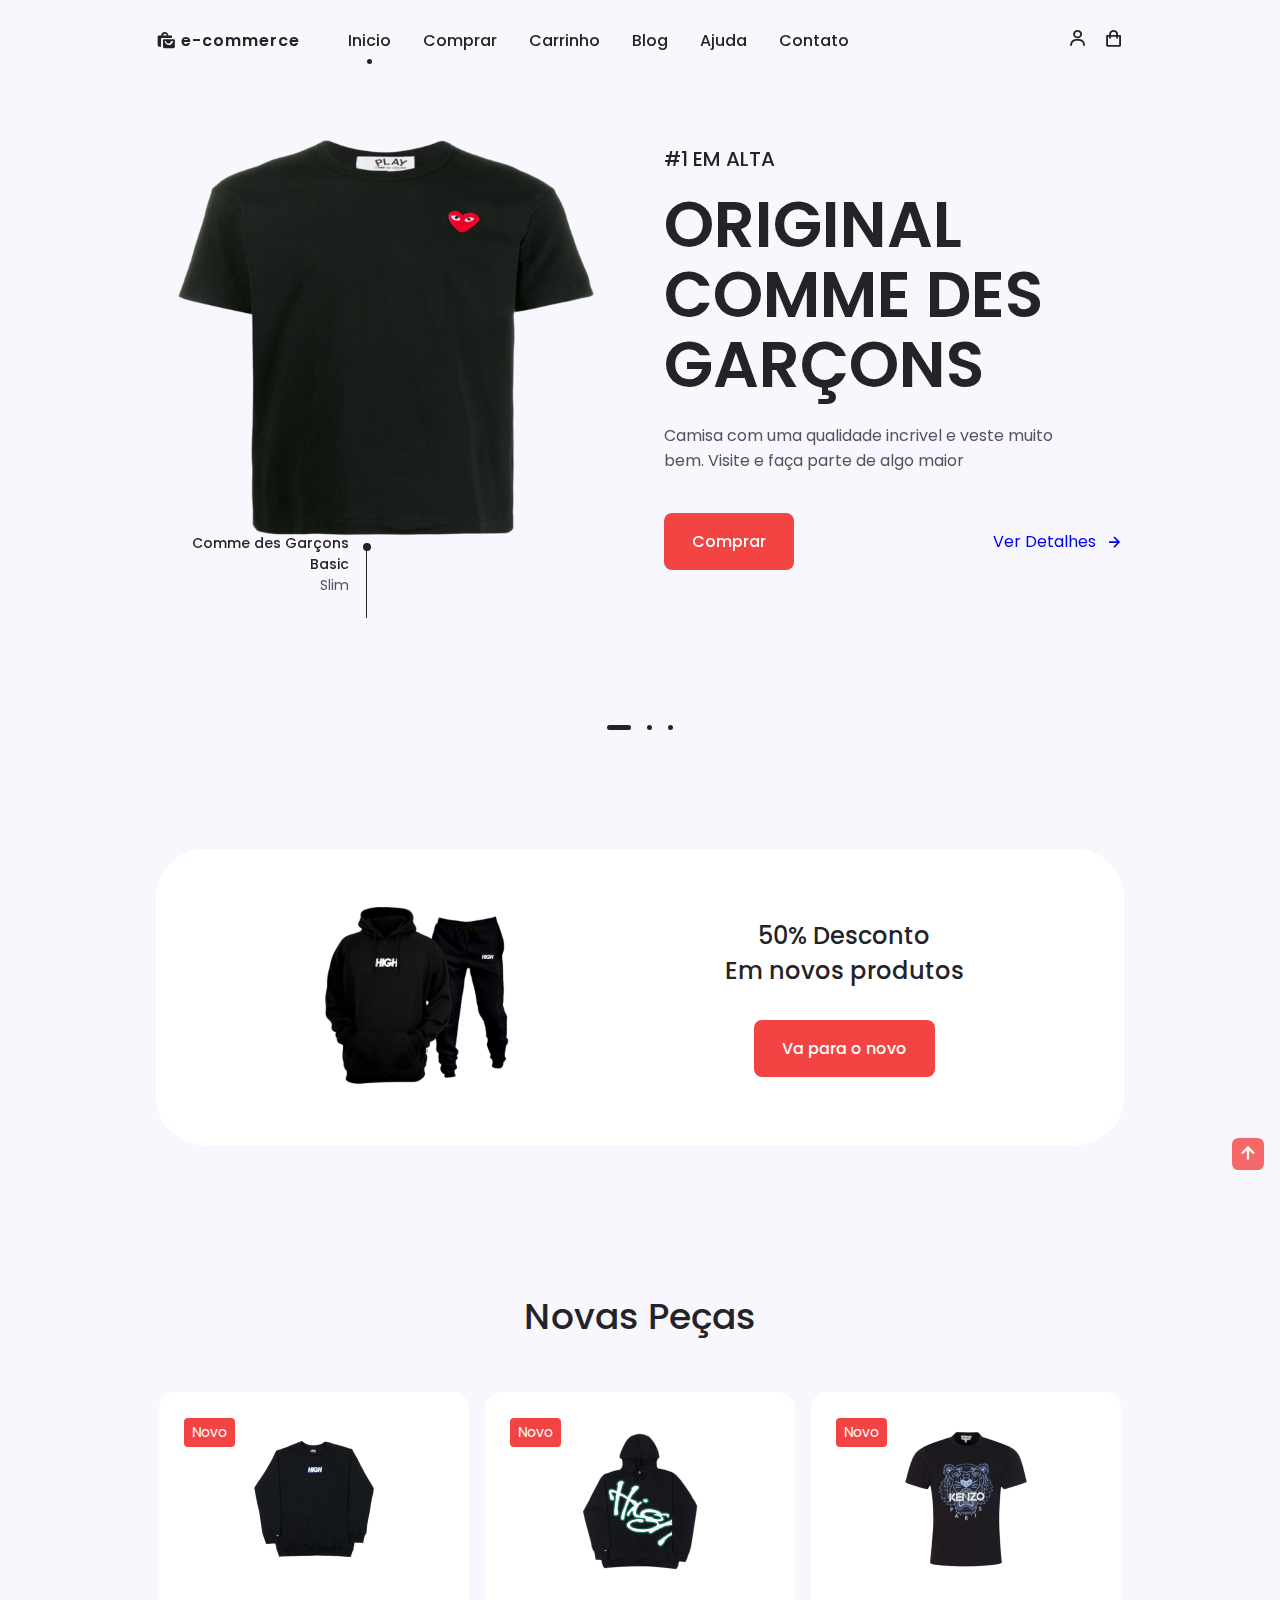
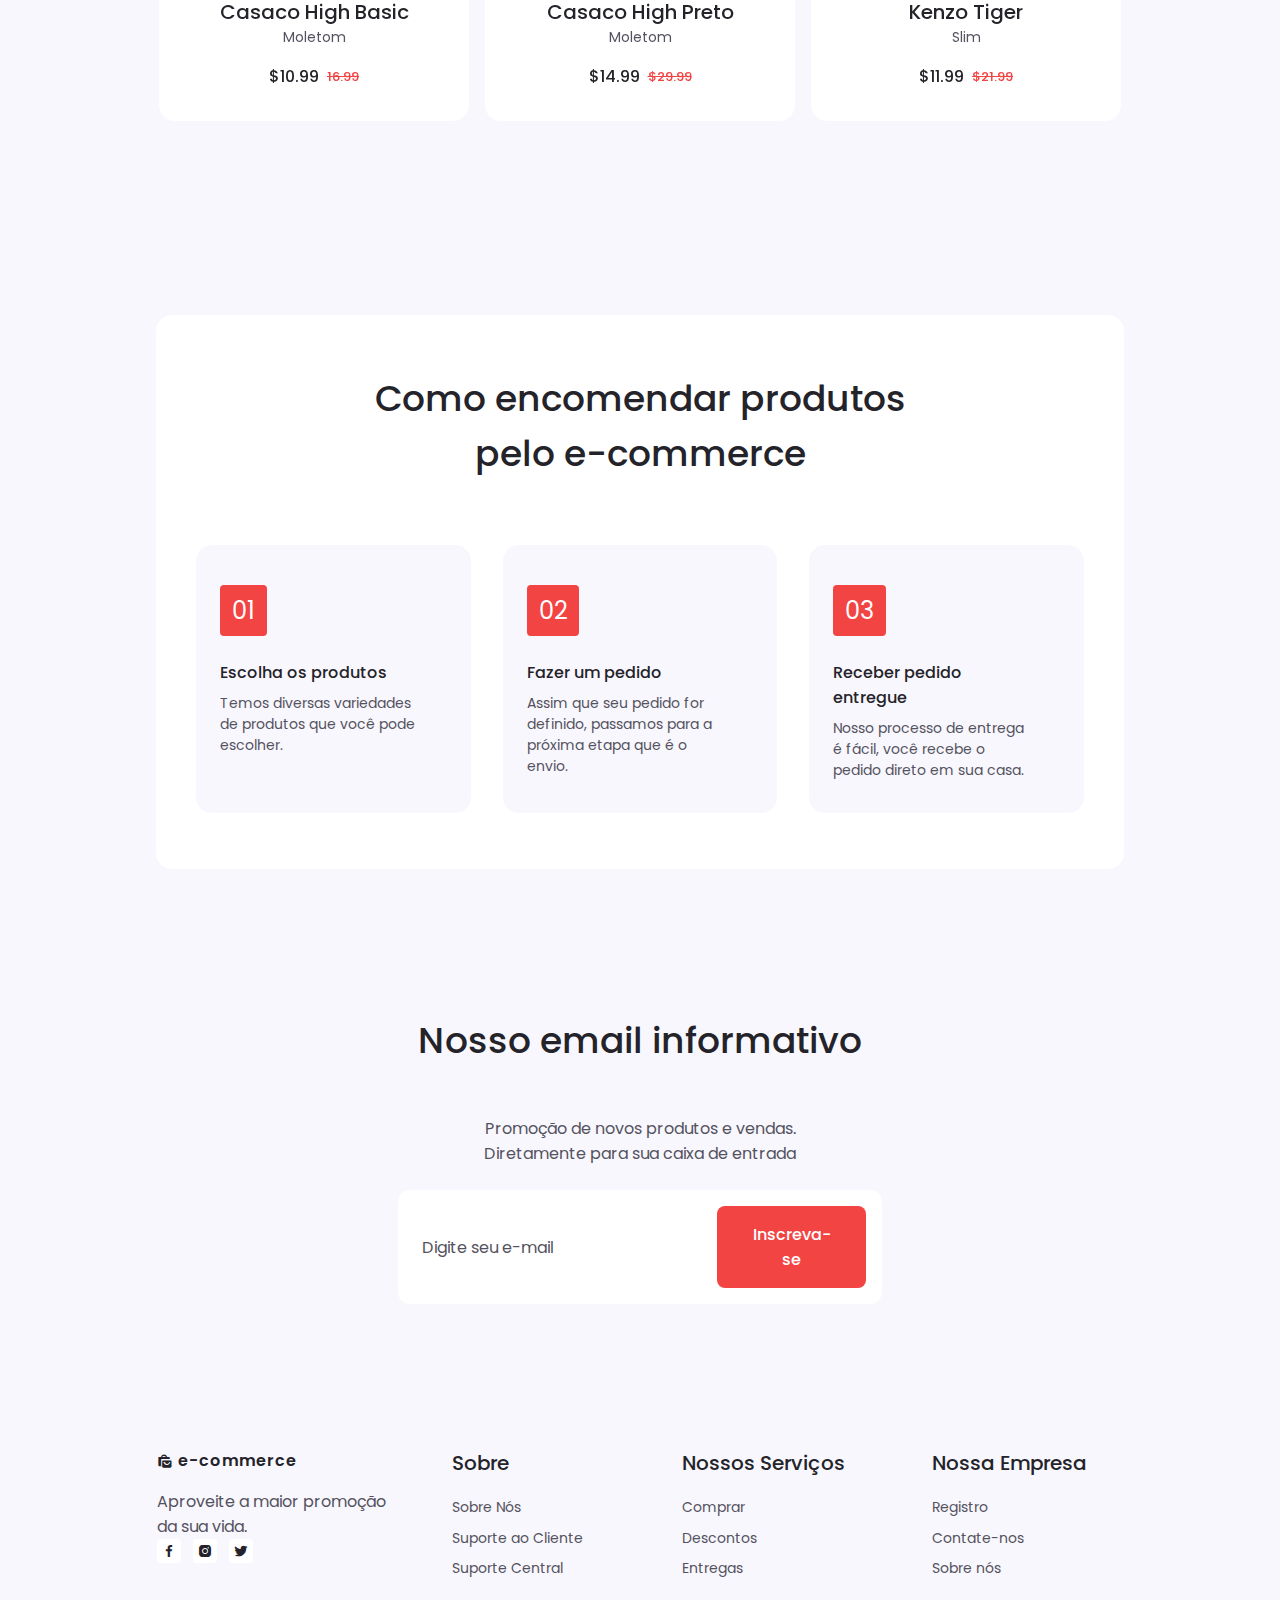
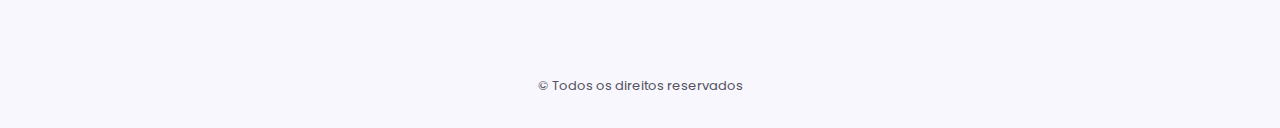
<file: index.html>
<!DOCTYPE html>
<html lang="en">

<head>
    <meta charset="UTF-8">
    <meta http-equiv="X-UA-Compatible" content="IE=edge">
    <meta name="viewport" content="width=device-width, initial-scale=1.0">

    <!--=============== BOXICONS ===============-->
    <link rel="stylesheet" href="https://cdn.jsdelivr.net/npm/boxicons@latest/css/boxicons.min.css">

    <!--=============== SWIPER CSS ===============-->
    <link rel="stylesheet" href="assets/css/swiper-bundle.min.css">

    <!--=============== CSS ===============-->
    <link rel="stylesheet" href="assets/css/style.css">
    <link rel="stylesheet" href="assets/css/colors/color-1.css">

    <title>E-commerce</title>
</head>

<body>
    <header class="header" id="header">
        <nav class="nav container">
            <a href="index.html" class="nav__logo">
                <i class="bx bxs-shopping-bags nav__logo-icon"></i> E-commerce
            </a>

            <div class="nav__mune" id="nav-menu">
                <ul class="nav__list">
                    <li class="nav__item">
                        <a href="index.html" class="nav__link active-link">Inicio</a>
                    </li>

                    <li class="nav__item">
                        <a href="shop.html" class="nav__link">Comprar</a>
                    </li>

                    <li class="nav__item">
                        <a href="cart.html" class="nav__link">Carrinho</a>
                    </li>

                    <li class="nav__item">
                        <a href="blog.html" class="nav__link">Blog</a>
                    </li>

                    <li class="nav__item">
                        <a href="faq.html" class="nav__link">Ajuda</a>
                    </li>

                    <li class="nav__item">
                        <a href="contact.html" class="nav__link">Contato</a>
                    </li>
                </ul>

                <div class="nav__close" id="nav-close">
                    <i class="bx bx-x"></i>
                </div>
            </div>

            <div class="nav__btns">
                <div class="login__toggle" id="login-button">
                    <i class="bx bx-user"></i>
                </div>

                <div class="nav__shop" id="cart-shop">
                    <i class="bx bx-shopping-bag"></i>
                </div>

                <div class="nav__toggle" id="nav-toggle">
                    <i class="bx bx-grid-alt"></i>
                </div>
            </div>
        </nav>
    </header>

    <!--=============== CART ===============-->
    <div class="cart" id="cart">
        <i class="bx bx-x cart__close" id="cart-close"></i>

        <h2 class="cart__tittle-center">Meu Carrinho</h2>

        <div class="cart__container">
            <article class="cart__card">
                <div class="cart__box">
                    <img src="assets/img/cart-1.png" alt="" class="cart__img">
                </div>

                <div class="cart__details">
                    <h3 class="cart__title">Camisa High</h3>
                    <span class="cart__price">$12</span>

                    <div class="cart__amout">
                        <div class="cart__amount-content">
                            <span class="cart__amount-box">
                                <i class="bx bx-minus"></i>
                            </span>

                            <span class="cart__amount-number">1</span>

                            <span class="cart__amount-box">
                                <i class="bx bx-plus"></i>
                            </span>
                        </div>

                        <i class="bx bx-trash-alt cart__amount-trash"></i>
                    </div>
                </div>
            </article>

            <article class="cart__card">
                <div class="cart__box">
                    <img src="assets/img/cart-2.png" alt="" class="cart__img">
                </div>

                <div class="cart__details">
                    <h3 class="cart__title">Camisa CDG</h3>
                    <span class="cart__price">$16</span>

                    <div class="cart__amout">
                        <div class="cart__amount-content">
                            <span class="cart__amount-box">
                                <i class="bx bx-minus"></i>
                            </span>

                            <span class="cart__amount-number">1</span>

                            <span class="cart__amount-box">
                                <i class="bx bx-plus"></i>
                            </span>
                        </div>

                        <i class="bx bx-trash-alt cart__amount-trash"></i>
                    </div>
                </div>
            </article>

            <article class="cart__card">
                <div class="cart__box">
                    <img src="assets/img/cart-3.png" alt="" class="cart__img">
                </div>

                <div class="cart__details">
                    <h3 class="cart__title">High Natalina</h3>
                    <span class="cart__price">$10</span>

                    <div class="cart__amout">
                        <div class="cart__amount-content">
                            <span class="cart__amount-box">
                                <i class="bx bx-minus"></i>
                            </span>

                            <span class="cart__amount-number">1</span>

                            <span class="cart__amount-box">
                                <i class="bx bx-plus"></i>
                            </span>
                        </div>

                        <i class="bx bx-trash-alt cart__amount-trash"></i>
                    </div>
                </div>
            </article>
        </div>

        <div class="cart__prices">
            <span class="cart__prices-item">3 item</span>
            <span class="cart__prices-total">$38</span>
        </div>
    </div>

    <!--=============== LOGIN ===============-->
    <div class="login" id="login">
        <i class="bx bx-x login__close" id="login-close"></i>

        <h2 class="login__title-center">Login</h2>

        <form action="" class="login__form grid">
            <div class="login__content">
                <label for="" class="login__label">Email</label>
                <input type="email" class="login__input">
            </div>

            <div class="login__content">
                <label for="" class="login__label">Senha</label>
                <input type="password" class="login__input">
            </div>

            <div>
                <a href="#" class="button">Entrar</a>
            </div>

            <div>
                <p class="signup">Não é um membro? <a href="registration.html">Se cadastre agora</a></p>
            </div>
        </form>
    </div>

    <!--=============== MAIN ===============-->
    <main class="main">
        <!--=============== HOME ===============-->
        <section class="home container">
            <div class="swiper home-swiper">
                <div class="swiper-wrapper">
                    <!-- HOME SWIPER 1-->
                    <section class="swiper-slide">
                        <div class="home__content grid">
                            <div class="home__group">
                                <img src="assets/img/slide-2.png" alt="" class="home__img">
                                <div class="home__indicator"></div>

                                <div class="home__details-img">
                                    <h4 class="home__details-title">Comme des Garçons Basic</h4>
                                    <span class="home__details-subtitle">Slim</span>
                                </div>
                            </div>

                            <div class="home__data">
                                <h3 class="home__subtitle">#1 EM ALTA</h3>
                                <h1 class="home__title">ORIGINAL <br> COMME DES <br> GARÇONS </h1>
                                <p class="home__description">Camisa com uma qualidade incrivel e veste muito bem. Visite
                                    e faça parte de algo maior</p>

                                <div class="home__buttons">
                                    <a href="details.html" class="button">Comprar</a>
                                    <a href="details.html" class="buttons--link button--flex">Ver Detalhes <i
                                            class="bx bx-right-arrow-alt button__icon"></i></a>
                                </div>
                            </div>
                        </div>
                    </section>

                    <!-- HOME SWIPER 2-->
                    <section class="swiper-slide">
                        <div class="home__content grid">
                            <div class="home__group">
                                <img src="assets/img/slide-3.png" alt="" class="home__img">
                                <div class="home__indicator"></div>

                                <div class="home__details-img">
                                    <h4 class="home__details-title">High Natalina</h4>
                                    <span class="home__details-subtitle">Oversize</span>
                                </div>
                            </div>

                            <div class="home__data">
                                <h3 class="home__subtitle">#2 EM ALTA</h3>
                                <h1 class="home__title">ORIGINAL <br> COLEÇÃO NATALINA <br> HIGH </h1>
                                <p class="home__description">Camisa com uma qualidade incrivel e veste muito bem. Visite
                                    e faça parte de algo maior</p>

                                <div class="home__buttons">
                                    <a href="details.html" class="button">Comprar</a>
                                    <a href="details.html" class="buttons--link button--flex">Ver Detalhes <i
                                            class="bx bx-right-arrow-alt button__icon"></i></a>
                                </div>
                            </div>
                        </div>
                    </section>

                    <!-- HOME SWIPER 3-->
                    <section class="swiper-slide">
                        <div class="home__content grid">
                            <div class="home__group">
                                <img src="assets/img/slide-1.png" alt="" class="home__img">
                                <div class="home__indicator"></div>

                                <div class="home__details-img">
                                    <h4 class="home__details-title">Casaco High</h4>
                                    <span class="home__details-subtitle">Oversize</span>
                                </div>
                            </div>

                            <div class="home__data">
                                <h3 class="home__subtitle">#3 EM ALTA</h3>
                                <h1 class="home__title">OFERTA 20% <br> EM <br> TUDO </h1>
                                <p class="home__description">Casaco com uma qualidade incrivel e veste muito bem. Visite
                                    e faça parte de algo maior</p>

                                <div class="home__buttons">
                                    <a href="details.html" class="button">Comprar</a>
                                    <a href="details.html" class="buttons--link button--flex">Ver Detalhes <i
                                            class="bx bx-right-arrow-alt button__icon"></i></a>
                                </div>
                            </div>
                        </div>
                    </section>
                </div>

                <div class="swiper-pagination"></div>
            </div>
        </section>

        <!--=============== DISCOUNT ===============-->
        <section class="discount section">
            <div class="discount__container container grid">
                <img src="assets/img/discount.png" alt="" class="discount__img">

                <div class="discount__data">
                    <h2 class="discount__title">50% Desconto <br> Em novos produtos</h2>
                    <a href="#" class="button">Va para o novo</a>
                </div>
            </div>
        </section>

        <!--=============== NEW ARRIVALS ===============-->
        <section class="new section">
            <h2 class="section__title">Novas Peças</h2>

            <div class="new_container container">
                <div class="swiper new-swiper">
                    <div class="swiper-wrapper">
                        <!-- NEW CONTENT 1-->
                        <div class="new__content swiper-slide">
                            <div class="new__tag">Novo</div>
                            <img src="assets/img/new-1.png" alt="" class="new__img">
                            <h3 class="new__title">Casaco High Preto</h3>
                            <span class="new__subtitle">Moletom</span>

                            <div class="new__prices">
                                <span class="new__price">$14.99</span>
                                <span class="new__discount">$29.99</span>
                            </div>

                            <a href="details.html" class="button new__button">
                                <i class="bx bx-cart-alt new__icon"></i>
                            </a>
                        </div>
                        <!-- NEW CONTENT 2-->
                        <div class="new__content swiper-slide">
                            <div class="new__tag">Novo</div>
                            <img src="assets/img/new-2.png" alt="" class="new__img">
                            <h3 class="new__title">Kenzo Tiger</h3>
                            <span class="new__subtitle">Slim</span>

                            <div class="new__prices">
                                <span class="new__price">$11.99</span>
                                <span class="new__discount">$21.99</span>
                            </div>

                            <a href="details.html" class="button new__button">
                                <i class="bx bx-cart-alt new__icon"></i>
                            </a>
                        </div>
                        <!-- NEW CONTENT 3-->
                        <div class="new__content swiper-slide">
                            <div class="new__tag">Novo</div>
                            <img src="assets/img/new-3.png" alt="" class="new__img">
                            <h3 class="new__title">Anti Social Club</h3>
                            <span class="new__subtitle">Slim</span>

                            <div class="new__prices">
                                <span class="new__price">$13.99</span>
                                <span class="new__discount">27.99</span>
                            </div>

                            <a href="details.html" class="button new__button">
                                <i class="bx bx-cart-alt new__icon"></i>
                            </a>
                        </div>
                        <!-- NEW CONTENT 4-->
                        <div class="new__content swiper-slide">
                            <div class="new__tag">Novo</div>
                            <img src="assets/img/new-4.png" alt="" class="new__img">
                            <h3 class="new__title">High Basic</h3>
                            <span class="new__subtitle">Oversize</span>

                            <div class="new__prices">
                                <span class="new__price">$8.99</span>
                                <span class="new__discount">17.99</span>
                            </div>

                            <a href="details.html" class="button new__button">
                                <i class="bx bx-cart-alt new__icon"></i>
                            </a>
                        </div>
                        <!-- NEW CONTENT 5-->
                        <div class="new__content swiper-slide">
                            <div class="new__tag">Novo</div>
                            <img src="assets/img/new-5.png" alt="" class="new__img">
                            <h3 class="new__title">High Boyz</h3>
                            <span class="new__subtitle">Oversize</span>

                            <div class="new__prices">
                                <span class="new__price">$12.99</span>
                                <span class="new__discount">20.99</span>
                            </div>

                            <a href="details.html" class="button new__button">
                                <i class="bx bx-cart-alt new__icon"></i>
                            </a>
                        </div>
                        <!-- NEW CONTENT 6-->
                        <div class="new__content swiper-slide">
                            <div class="new__tag">Novo</div>
                            <img src="assets/img/new-6.png" alt="" class="new__img">
                            <h3 class="new__title">Casaco High Basic</h3>
                            <span class="new__subtitle">Moletom</span>

                            <div class="new__prices">
                                <span class="new__price">$10.99</span>
                                <span class="new__discount">16.99</span>
                            </div>

                            <a href="details.html" class="button new__button">
                                <i class="bx bx-cart-alt new__icon"></i>
                            </a>
                        </div>
                    </div>
                </div>
            </div>
        </section>

        <!--=============== STEPS ===============-->
        <section class="steps section container">
            <div class="steps__bg">
                <h2 class="section__title">Como encomendar produtos <br> pelo e-commerce</h2>

                <div class="steps__container grid">
                    <!-- STEP CARD 1-->
                    <div class="steps__card">
                        <div class="steps__card-number">01</div>
                        <h3 class="steps__card-title">Escolha os produtos</h3>
                        <p class="steps__card-description">
                            Temos diversas variedades de produtos que você pode escolher.
                        </p>
                    </div>
                    <!-- STEP CARD 2-->
                    <div class="steps__card">
                        <div class="steps__card-number">02</div>
                        <h3 class="steps__card-title">Fazer um pedido</h3>
                        <p class="steps__card-description">
                            Assim que seu pedido for definido, passamos para a próxima etapa que é o envio.
                        </p>
                    </div>
                    <!-- STEP CARD 3-->
                    <div class="steps__card">
                        <div class="steps__card-number">03</div>
                        <h3 class="steps__card-title">Receber pedido entregue</h3>
                        <p class="steps__card-description">
                            Nosso processo de entrega é fácil, você recebe o pedido direto em sua casa.
                        </p>
                    </div>
                </div>
            </div>
        </section>

        <!--=============== NEWSLETTER ===============-->
        <section class="newsletter section">
            <div class="newsletter__container container">
                <h2 class="section__title">Nosso email informativo</h2>
                <p class="newsletter__description">
                    Promoção de novos produtos e vendas. Diretamente para sua caixa de entrada
                </p>

                <form action="" class="newsletter__form">
                    <input type="text" placeholder="Digite seu e-mail" class="newsletter__input">
                    <button class="button">Inscreva-se</button>
                </form>
            </div>
        </section>
    </main>

    <!--=============== FOOTER ===============-->
    <footer class="footer section">
        <div class="footer__container container grid">
            <!-- FOOTER CONTENT 1-->
            <div class="footer__content">
                <a href="#" class="footer__logo">
                    <i class="bx bxs-shopping-bags footer__logo-icon"></i> e-commerce
                </a>

                <p class="footer__description">Aproveite a maior promoção <br> da sua vida.</p>

                <div class="footer__social">
                    <a href="#" class="footer__social-link"><i class="bx bxl-facebook"></i></a>
                    <a href="#" class="footer__social-link"><i class="bx bxl-instagram-alt"></i></a>
                    <a href="#" class="footer__social-link"><i class="bx bxl-twitter"></i></a>
                </div>
            </div>
            <!-- FOOTER CONTENT 2-->
            <div class="footer__content">
                <h3 class="footer__title">Sobre</h3>

                <ul class="footer__links">
                    <li><a href="#" class="footer__link">Sobre Nós</a></li>
                    <li><a href="#" class="footer__link">Suporte ao Cliente</a></li>
                    <li><a href="#" class="footer__link">Suporte Central</a></li>
                </ul>
            </div>
            <!-- FOOTER CONTENT 3-->
            <div class="footer__content">
                <h3 class="footer__title">Nossos Serviços</h3>

                <ul class="footer__links">
                    <li><a href="#" class="footer__link">Comprar</a></li>
                    <li><a href="#" class="footer__link">Descontos</a></li>
                    <li><a href="#" class="footer__link">Entregas</a></li>
                </ul>
            </div>
            <!-- FOOTER CONTENT 4-->
            <div class="footer__content">
                <h3 class="footer__title">Nossa Empresa</h3>

                <ul class="footer__links">
                    <li><a href="#" class="footer__link">Registro</a></li>
                    <li><a href="#" class="footer__link">Contate-nos</a></li>
                    <li><a href="#" class="footer__link">Sobre nós</a></li>
                </ul>
            </div>
        </div>
        <span class="footer__copy">&#169; Todos os direitos reservados</span>
    </footer>

    <!--=============== SCROLL UP ===============-->
    <a href="#" class="scrollup" id="scroll-up">
        <i class="bx bx-up-arrow-alt scrollup__icon"></i>
    </a>
    <!--=============== STYLE SWITCHER ===============-->

    <!--=============== SWIPER JS ===============-->
    <script src="assets/js/swiper-bundle.min.js"></script>

    <!--=============== JS ===============-->
    <script src="assets/js/main.js"></script>
</body>

</html>
</file>
<file: assets/css/style.css>
/*=============== GOOGLE FONTS ===============*/
@import url('https://fonts.googleapis.com/css2?family=Poppins:wght@400;500;600;900&display=swap');

/*=============== VARIABLES CSS ===============*/
:root {
    --header-height: 3.5rem;

    /*========== Colors ==========*/
    --title-color: hsl(250, 8%, 15%);
    --text-color: hsl(250, 8%, 35%);
    --body-color: hsl(250, 60%, 98%);
    --container-color: #fff;
    --shadow: hsla(0, 0%, 15%, .1);
    --scroll-bar-color: hsl(250, 12%, 90%);
    --scroll-thumb-color: hsl(250, 12%, 80%);

    /*========== Font and typography ==========*/
    --body-font: 'Poppins', sans-serif;
    --biggest-font-size: 4rem;
    --h1-font-size: 2.25rem;
    --h2-font-size: 1.5rem;
    --h3-font-size: 1.25rem;
    --normal-font-size: 1rem;
    --small-font-size: .875rem;
    --smaller-font-size: .813rem;

    /*========== Font weight ==========*/
    --font-medium: 500;
    --font-bold: 600;

    /*========== Margenes Bottom ==========*/
    --mb-0-5: .5rem;
    --mb-0-75: .75rem;
    --mb-1: 1rem;
    --mb-1-5: 1.5rem;
    --mb-2: 2rem;
    --mb-2-5: 2.5rem;
    --mb-3: 3rem;

    /*========== z index ==========*/
    --z-tooltip: 10;
    --z-fixed: 100;
}

/* Responsive typography */
@media screen and (max-width: 992px) {
    :root {
        --biggest-font-size: 2rem;
        --h1-font-size: 1.5rem;
        --h2-font-size: 1.25rem;
        --h3-font-size: 1rem;
        --normal-font-size: .938rem;
        --small-font-size: .813rem;
        --smaller-font-size: .75rem;
    }
}

/*=============== BASE ===============*/
* {
    box-sizing: border-box;
    margin: 0;
    padding: 0;
}

html {
    scroll-behavior: smooth;
}

body,
button,
input {
    font-family: var(--body-font);
    font-size: var(--normal-font-size);
}

body {
    background-color: var(--body-color);
    color: var(--text-color);
}

h1,
h2,
h3,
h4 {
    color: var(--title-color);
    font-weight: var(--font-medium);
}

ul {
    list-style: none;
}

a {
    text-decoration: none;
}

img {
    max-width: 100%;
    height: auto;
}

button {
    cursor: pointer;
}

button,
input {
    border: none;
    outline: none;
}

/*=============== REUSABLE CSS CLASSES ===============*/
.section {
    padding: 7rem 0 2rem;
}

.section__title,
.breadcrumb__title {
    font-size: var(--h1-font-size);
}

.section__title,
.breadcrumb__subtitle {
    margin-bottom: var(--mb-3);
}

.section__title,
.breadcrumb__title,
.breadcrumb__subtitle {
    text-align: center;
}

/*=============== LAYOUT ===============*/
.container {
    max-width: 968px;
    margin-left: auto;
    margin-right: auto;
}

.grid {
    display: grid;
}

/*=============== HEADER SECTION ===============*/
.header {
    width: 100%;
    background: transparent;
    position: fixed;
    top: 0;
    left: 0;
    z-index: var(--z-fixed);
}

/*=============== NAV ===============*/
.nav {
    height: calc(var(--header-height) + 1.5rem);
    display: flex;
    justify-content: space-between;
    align-items: center;
    column-gap: 3rem;
}

.nav__close,
.login__toggle,
.nav__logo,
.nav__toggle,
.nav__shop {
    color: var(--title-color);
}

.nav__logo {
    text-transform: lowercase;
    font-weight: var(--font-bold);
    letter-spacing: 1px;
    display: inline-flex;
    align-items: center;
    column-gap: .25rem;
}

.nav__logo-icon {
    font-size: 1.25rem;
}

.nav__btns {
    display: flex;
    align-items: center;
    column-gap: 1rem;
    margin-left: auto;
}

.nav__toggle,
.login__toggle,
.nav__shop {
    font-size: 1.25rem;
    cursor: pointer;
}

.nav__list {
    display: flex;
    align-items: center;
    column-gap: 2rem;
}


.nav__link {
    color: var(--title-color);
    font-weight: var(--font-medium);
    font-size: var(--normal-font-size);
    transition: .3s;
}

.nav__link:hover {
    color: var(--first-color);
}

.nav__close {
    font-size: 2rem;
    position: absolute;
    top: .9rem;
    right: 1.25rem;
    cursor: pointer;
}

.nav__close,
.nav__toggle {
    display: none;
}

/* Change background header */
.scroll-header {
    background-color: var(--body-color);
    box-shadow: 0 1px 4px var(--shadow);
}

/* Active link */
.active-link {
    position: relative;
}

.active-link::before {
    content: '';
    position: absolute;
    bottom: -.75rem;
    left: 45%;
    width: 5px;
    height: 5px;
    background: var(--title-color);
    border-radius: 50%;
}

/*=============== MAIN ===============*/
/*========== HOME SECTION ==========*/
.home__content {
    padding: 9rem 0 2rem;
    grid-template-columns: repeat(2, 1fr);
    column-gap: 3rem;
}


.home__group {
    display: grid;
    position: relative;
    padding-top: 2rem;
}

.home__img {
    height: 420px;
    transform: translateY(-3rem);
    justify-self: center;
}

.home__indicator {
    width: 8px;
    height: 8px;
    background: var(--title-color);
    border-radius: 50%;
    position: absolute;
    bottom: 10%;
    left: 45%;
}

.home__indicator::after {
    content: '';
    position: absolute;
    width: 1px;
    height: 75px;
    background: var(--title-color);
    top: 0;
    right: 45%;
}

.home__details-img {
    position: absolute;
    bottom: 0;
    right: 58%;
}

.home__details-title,
.home__details-subtitle {
    display: block;
    font-size: var(--small-font-size);
    text-align: right;
}

.home__subtitle {
    font-size: var(--h3-font-size);
    text-transform: uppercase;
    margin-bottom: var(--mb-1);
}

.home__title {
    font-size: var(--biggest-font-size);
    font-weight: var(--font-bold);
    line-height: 109%;
    margin-bottom: var(--mb-1-5);
}


.home__description {
    margin-bottom: var(--mb-2-5);
    padding-right: 2rem;
}

.home__buttons {
    display: flex;
    justify-content: space-between;
}

/* Swiper Class */
.swiper-pagination {
    position: initial;
    margin-top: var(--mb-2-5);
}

.swiper-pagination-bullet {
    width: 5px;
    height: 5px;
    background: var(--title-color);
    opacity: 1;
}

.swiper-pagination-horizontal.swiper-pagination-bullets .swiper-pagination-bullet {
    margin: 0 .5rem;
}

.swiper-pagination-bullet-active {
    width: 1.5rem;
    height: 5px;
    border-radius: .5rem;
}

/*=============== BUTTONS ===============*/
.button {
    display: inline-block;
    background: var(--first-color);
    color: #fff;
    padding: 1rem 1.75rem;
    border-radius: .5rem;
    font-weight: var(--font-medium);
    transition: .3s;
}

.button:hover {
    background: var(--first-color-alt);
}

.button__icon {
    font-size: 1.25rem;
}

.button--link {
    color: var(--title-color);
}

.button--flex {
    display: flex;
    align-items: center;
    column-gap: .5rem;
}

/*========== DISCOUNT SECTION ==========*/
.discount__container {
    grid-template-columns: repeat(2, max-content);
    justify-content: center;
    align-items: center;
    column-gap: 7rem;
    background-color: var(--container-color);
    padding: 3rem 0;
    border-radius: 3rem;
}

.discount__img {
    width: 200px;
}

.discount__data {
    padding-left: 6rem;
    text-align: center;
}

.discount__title {
    font-size: var(--h2-font-size);
    margin-bottom: var(--mb-2);
}

/*========== NEW ARRIVALS SECTION ==========*/
.new__container {
    padding-top: 1rem;
}

.new__img {
    width: 150px;
    margin-bottom: var(--mb-1);
    transition: .3s;
}


.new__content {
    position: relative;
    background-color: var(--container-color);
    width: 310px;
    padding: 2rem 0;
    border-radius: 1rem;
    text-align: center;
    overflow: hidden;
}

.new__tag {
    position: absolute;
    top: 8%;
    left: 8%;
    background-color: var(--first-color);
    color: #fff;
    font-size: var(--small-font-size);
    padding: .25rem .5rem;
    border-radius: .25rem;
}

.new__title {
    font-size: var(--h3-font-size);
    font-weight: var(--font-medium);
}

.new__subtitle {
    display: block;
    font-size: var(--small-font-size);
    margin-bottom: var(--mb-1);
}


.new__prices {
    display: inline-flex;
    align-items: center;
    column-gap: .5rem;
}

.new__price {
    font-weight: var(--font-medium);
    color: var(--title-color);
}

.new__discount {
    color: var(--first-color);
    font-size: var(--smaller-font-size);
    text-decoration: line-through;
    font-weight: var(--font-medium);
}

.new__button {
    display: inline-flex;
    padding: .5rem;
    border-radius: .25rem .25rem .75rem .25rem;
    position: absolute;
    bottom: 0;
    right: -3rem;
}

.new__icon {
    font-size: 1.25rem;
}

.new__content:hover .new__img {
    transform: translateY(-.5rem);
}

.new__content:hover .new__button {
    right: 0;

}

/*========== STEPS SECTION ==========*/
.steps__bg {
    background-color: var(--container-color);
    padding: 3.5rem 2.5rem;
    border-radius: 1rem;
}


.steps__container {
    grid-template-columns: repeat(3, 1fr);
    column-gap: 2rem;
    padding-top: 1rem;
}

.steps__card {
    background-color: var(--body-color);
    padding: 2.5rem 3rem 2rem 1.5rem;
    border-radius: 1rem;
}

.steps__card-number {
    display: inline-block;
    background-color: var(--first-color);
    color: #fff;
    padding: .5rem .75rem;
    border-radius: .25rem;
    font-size: var(--h2-font-size);
    margin-bottom: var(--mb-1-5);
    transition: .3s;
}

.steps__card-title {
    font-size: var(--normal-font-size);
    margin-bottom: var(--mb-0-5);
}

.steps__card-description {
    font-size: var(--small-font-size);
}

.steps__card:hover .steps__card-number {
    transform: translateY(-.25rem);
}

/*========== NEWSLETTER SECTION ==========*/
.newsletter__container {
    display: grid;
    grid-template-columns: .5fr;
    justify-content: center;
}

.newsletter__description {
    padding: 0 3rem;
    text-align: center;
    margin-bottom: var(--mb-1-5);
}

.newsletter__form {
    background-color: var(--container-color);
    padding: 1rem;
    display: flex;
    justify-content: space-between;
    border-radius: .75rem;
}

.newsletter__input {
    width: 70%;
    padding: 0 .5rem;
    background: none;
    color: var(--title-color);
}

.newsletter__input::placeholder {
    color: var(--text-color);
}

/*=============== SHOP PAGE ===============*/


/*=============== PAGINATION ===============*/


/*=============== DETAILS PAGE ===============*/


/*=============== ABOUT PAGE ===============*/


/*=============== BLOG PAGE ===============*/


/*=============== CART PAGE ===============*/


/*=============== FAQ PAGE ===============*/


/*Rotate icon, change color of titles and background*/


/*=============== REGISTRATION PAGE ===============*/


/*=============== CONTACT PAGE ===============*/


/*=============== FOOTER ===============*/
.footer {
    position: relative;
    overflow: hidden;
}

.footer__container {
    grid-template-columns: repeat(4, 1fr);
    justify-items: center;
    column-gap: 1rem;
}

.footer__logo {
    color: var(--title-color);
    text-transform: lowercase;
    font-weight: var(--font-bold);
    letter-spacing: 1px;
    display: inline-flex;
    align-items: center;
    column-gap: .25rem;
    margin-bottom: var(--mb-1);
}

.footer__logo-icon {
    font-size: 1rem;
}

.footer__desciption {
    margin-bottom: var(--mb-2-5);
}

.footer__social {
    display: flex;
    column-gap: .75rem;
}

.footer__social-link {
    display: inline-flex;
    background: var(--container-color);
    padding: .25rem;
    border-radius: .25rem;
    color: var(--title-color);
    font-size: 1rem;
}

.footer__social-link:hover {
    background: var(--first-color);
    color: #fff;
}

.footer__title {
    font-size: var(--h3-font-size);
    margin-bottom: var(--mb-1);
}

.footer__links {
    display: grid;
    row-gap: .35rem;
}

.footer__link {
    font-size: var(--small-font-size);
    color: var(--text-color);
    transition: .3s;
}

.footer__link:hover {
    color: var(--title-color);
}

.footer__copy {
    display: block;
    text-align: center;
    font-size: var(--smaller-font-size);
    margin-top: 6rem;
}

/*=============== SCROLL UP ===============*/
.scrollup {
    position: fixed;
    right: 1rem;
    bottom: -30%;
    background: var(--first-color);
    border-radius: .4rem;
    display: inline-flex;
    padding: .25rem;
    z-index: var(--z-tooltip);
    opacity: .8;
    transition: .4s;
}

.scrollup:hover {
    opacity: 1;
}

.scrollup__icon {
    font-size: 1.5rem;
    color: #fff;
}

/* Show Scroll Up*/
.show-scroll {
    bottom: 3rem;
}

/*=============== SCROLL BAR ===============*/
::-webkit-scrollbar {
    width: .60rem;
    background: var(--scroll-bar-color);
    border-radius: .5rem;
}

::-webkit-scrollbar-thumb {
    background: var(--scroll-thumb-color);
    border-radius: .5rem;
}

/*=============== LOGIN ===============*/
.login {
    position: fixed;
    background-color: var(--body-color);
    z-index: var(--z-fixed);
    width: 420px;
    box-shadow: -2px 0 4px var(--shadow);
    height: 100%;
    top: 0;
    right: -100%;
    padding: 3.5rem 2rem;
    transition: .4s;
}

.login__title-center {
    font-size: var(--h2-font-size);
    text-align: center;
    margin-bottom: var(--mb-3);
}

.login__close {
    font-size: 2rem;
    color: var(--title-color);
    position: absolute;
    top: 1.25rem;
    right: .9rem;
    cursor: pointer;
}

.login__form {
    row-gap: 1.5rem;
}

.login__content {
    background-color: var(--container-color);
    border-radius: .5rem;
    padding: .75rem 1rem .25rem;
}

.login__label {
    font-size: var(--small-font-size);
    color: var(--title-color);
}

.login__input {
    width: 100%;
    background-color: var(--container-color);
    color: var(--text-color);
    font-size: var(--normal-font-size);
    padding: .25rem .5rem .5rem 0;
}

.signup {
    color: var(--title-color);
    font-size: var(--small-font-size);
    font-weight: var(--font-medium);
}

.signup a {
    color: var(--first-color);
}

/* Show login */
.show-login {
    right: 0;
}

/*=============== CART ===============*/
.cart {
    position: fixed;
    background-color: var(--body-color);
    z-index: var(--z-fixed);
    width: 420px;
    box-shadow: -2px 0 4px var(--shadow);
    height: 100%;
    top: 0;
    right: -100%;
    padding: 3.5rem 2rem;
    transition: .4s;
}

.cart__title-center {
    font-size: var(--h2-font-size);
    text-align: center;
    margin-bottom: var(--mb-3);
}

.cart__close {
    font-size: 2rem;
    color: var(--title-color);
    position: absolute;
    top: 1.25rem;
    right: .9rem;
    cursor: pointer;
}

.cart__container {
    display: grid;
    row-gap: 1.5rem;
}

.cart__card {
    display: flex;
    align-items: center;
    column-gap: 1rem;
}

.cart__box {
    background-color: var(--container-color);
    padding: .75rem 1.25rem;
    display: flex;
    align-items: center;
}

.cart__img {
    width: 85px;
}

.cart__tittle {
    font-size: var(--normal-font-size);
    margin-bottom: var(--mb-0-5);
}

.cart__price {
    display: block;
    font-size: var(--small-font-size);
    color: var(--first-color);
    margin-bottom: var(--mb-1-5);
}

.cart__amount,
.cart__amount-content {
    display: flex;
    align-items: center;
}

.cart__amount {
    column-gap: 3rem;
}

.cart__amount-content {
    column-gap: 1rem;
}

.cart__amount-box {
    display: inline-flex;
    padding: .25rem;
    background: var(--container-color);
    cursor: pointer;
}

.cart__amount-trash {
    font-size: 1.15rem;
    color: var(--first-color);
    cursor: pointer;
}


.cart__prices {
    margin-top: 6rem;
    display: flex;
    align-items: center;
    justify-content: space-between;
}

.cart__prices-item,
.cart__prices-total {
    color: var(--title-color);
}

.cart__prices-item {
    font-size: var(--small-font-size);
}

.cart__prices-total {
    font-size: var(--h2-font-size);
    font-weight: var(--font-medium);
}

/* Show cart */
.show-cart {
    right: 0;
}

/*=============== LIGHTBOX ===============*/


/* lightbox open */


/* lightbox open animation */


/*=============== STYLE SWITCHER ===============*/


/* Style switcher open */


/* Active theme color */


/*=============== BREAKPOINTS ===============*/
/* For large devices */
@media screen and (max-width: 1200px) {
    .home__img {
        height: 400px;
    }
}

@media screen and (max-width: 992px) {
    .container {
        margin-left: var(--mb-1-5);
        margin-right: var(--mb-1-5);
    }

    .section__title {
        font-size: var(--h2-font-size);
        margin-bottom: var(--mb-2);
    }

    .home__content {
        padding: 8rem 0 2rem;
    }

    .home__img {
        height: 300px;
        transform: translateY(0);
    }

    .home__indicator {
        bottom: initial;
        left: initial;
        top: 7rem;
        right: 2rem;
    }

    .home__indicator::after {
        top: -3rem;
        height: 48px;
    }

    .home__details-img {
        right: .5rem;
        bottom: initial;
    }

    .home__description {
        padding-right: 0;
    }

    .swiper-pagination {
        margin-top: var(--mb-2);
    }

    .discount__container {
        column-gap: 3rem;
    }

    .new__content {
        width: 242px;
        padding: 2rem 0 1.5rem 0;
    }

    .new__img {
        width: 120px;
    }

    .new__img,
    .new__subtitle {
        margin-bottom: var(--mb-0-5);
    }

    .new__title {
        font-size: var(--normal-font-size);
    }

    .steps__bg {
        padding: 3rem 2rem 2rem;
    }

    .steps__container {
        grid-template-columns: repeat(2, 1fr);
        row-gap: 2rem;
    }
}

/* For medium devices */
@media screen and (max-width: 767px) {
    body {
        margin: var(--header-height) 0 0 0;
    }

    .section {
        padding: 4.5rem 0 2rem;
    }

    .nav {
        height: var(--header-height);
    }

    .nav__menu {
        position: fixed;
        background-color: var(--body-color);
        top: 0;
        right: -100%;
        width: 100%;
        height: 100%;
        padding: 6rem 2rem 3.5rem;
        transition: .3s;
    }

    .nav__list {
        flex-direction: column;
        row-gap: 2rem;
    }

    .nav__toggle,
    .nav__close {
        display: block;
    }

    /* Show menu */
    .show-menu {
        right: 0;
    }

    .home__content {
        padding: 0;
        grid-template-columns: 1fr;
        row-gap: 1rem;
    }

    .home__img {
        height: 250px;
    }

    .home__title {
        margin-bottom: var(--mb-1);
    }

    .home__description {
        margin-bottom: var(--mb-1-5);
    }

    .swiper-pagination {
        margin-top: var(--mb-1-5);
    }

    .discount__container {
        grid-template-columns: 1fr;
        row-gap: 1.25rem;
        padding: 2.5rem 0 1.5rem;
        border-radius: 1rem;
    }

    .discount__img {
        justify-self: center;
        order: 1;
    }

    .discount__data {
        padding-left: 0;
    }

    .newsletter__container {
        grid-template-columns: .7fr;
    }

    .footer__container {
        grid-template-columns: 1fr;
        row-gap: 2rem;
        justify-items: start;
    }

    .footer__copy {
        margin-top: 4.5rem;
    }
}

@media screen and (max-width: 576px) {
    .steps__container {
        grid-template-columns: 1fr;
    }

    .steps__bg {
        padding: 3rem 2rem 2rem;
    }

    .newsletter__container {
        grid-template-columns: 1fr;
    }

    .login,
    .cart {
        width: 100%;
    }
}

/* For small devices */
@media screen and (max-width: 320px) {
    .container {
        margin-left: var(--mb-1);
        margin-right: var(--mb-1);
    }

    .nav {
        column-gap: 0;
    }

    .home__img {
        height: 200px;
    }

    .home__buttons {
        flex-direction: column;
        width: max-content;
        row-gap: 1rem;
    }

    .steps__bg {
        padding: 2rem 1rem;
    }

    .steps__card {
        padding: 1.5rem;
    }
}
</file>
<file: assets/css/colors/color-1.css>
:root
{
    --hue: 0;
    --first-color: hsl(var(--hue), 88%, 61%);
    --first-color-alt: hsl(var(--hue), 88%, 58%)
}
</file>
